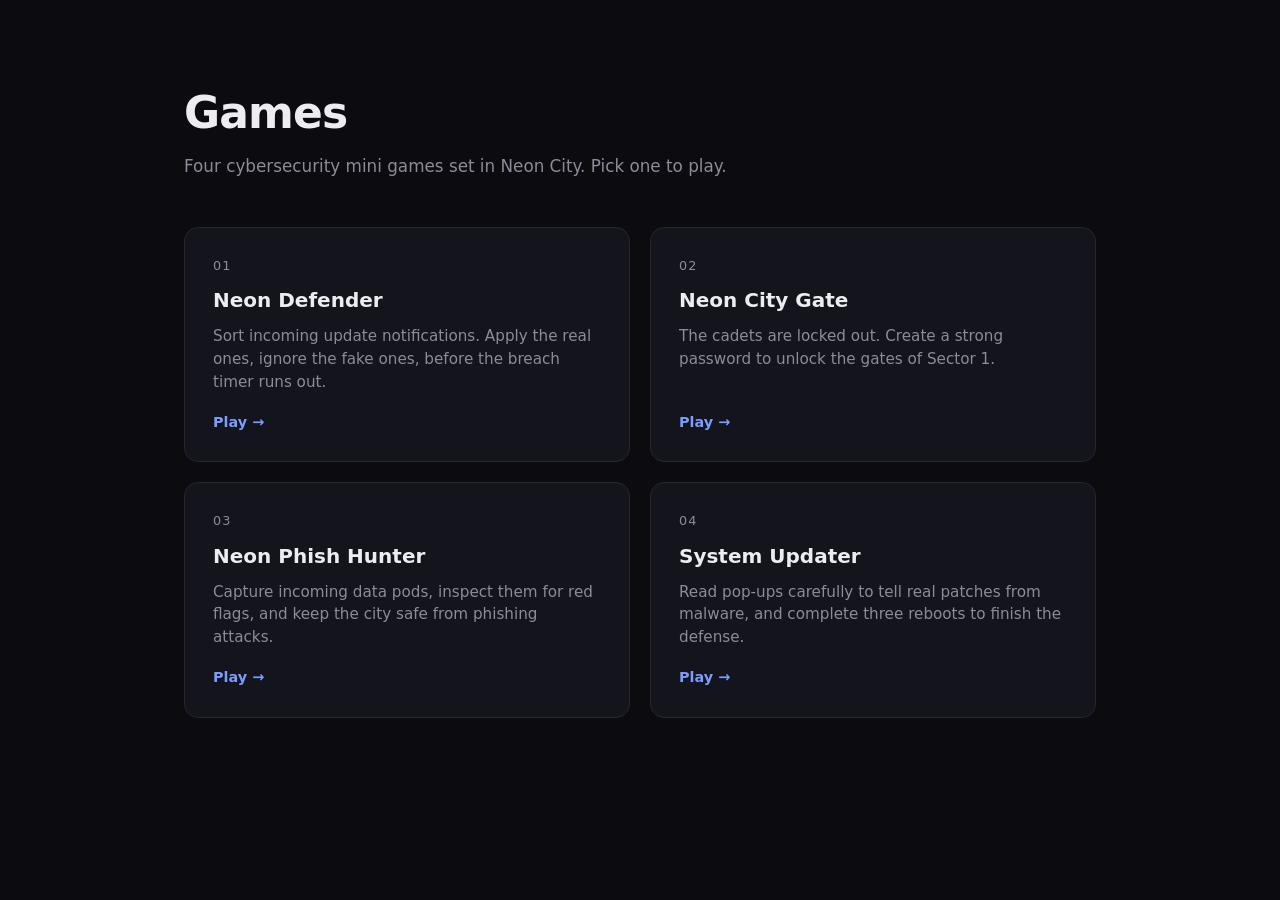
<file: index.html>
<!DOCTYPE html>
<html lang="en">
<head>
    <meta charset="UTF-8">
    <meta name="viewport" content="width=device-width, initial-scale=1.0">
    <title>Neon City Hub</title>
    <link rel="stylesheet" href="home.css">
</head>
<body>
    <div class="home-wrap">
        <header class="home-header">
            <h1>Games</h1>
            <p>Four cybersecurity mini games set in Neon City. Pick one to play.</p>
        </header>

        <main class="game-grid">
            <a class="game-card" href="neon-defender.html">
                <span class="num">01</span>
                <h2>Neon Defender</h2>
                <p>Sort incoming update notifications. Apply the real ones, ignore the fake ones, before the breach timer runs out.</p>
                <span class="play">Play &rarr;</span>
            </a>

            <a class="game-card" href="EIshaan%27s_Game.html">
                <span class="num">02</span>
                <h2>Neon City Gate</h2>
                <p>The cadets are locked out. Create a strong password to unlock the gates of Sector 1.</p>
                <span class="play">Play &rarr;</span>
            </a>

            <a class="game-card" href="Connor_game.html">
                <span class="num">03</span>
                <h2>Neon Phish Hunter</h2>
                <p>Capture incoming data pods, inspect them for red flags, and keep the city safe from phishing attacks.</p>
                <span class="play">Play &rarr;</span>
            </a>

            <a class="game-card" href="willsgame.html">
                <span class="num">04</span>
                <h2>System Updater</h2>
                <p>Read pop-ups carefully to tell real patches from malware, and complete three reboots to finish the defense.</p>
                <span class="play">Play &rarr;</span>
            </a>
        </main>
    </div>
</body>
</html>
</file>
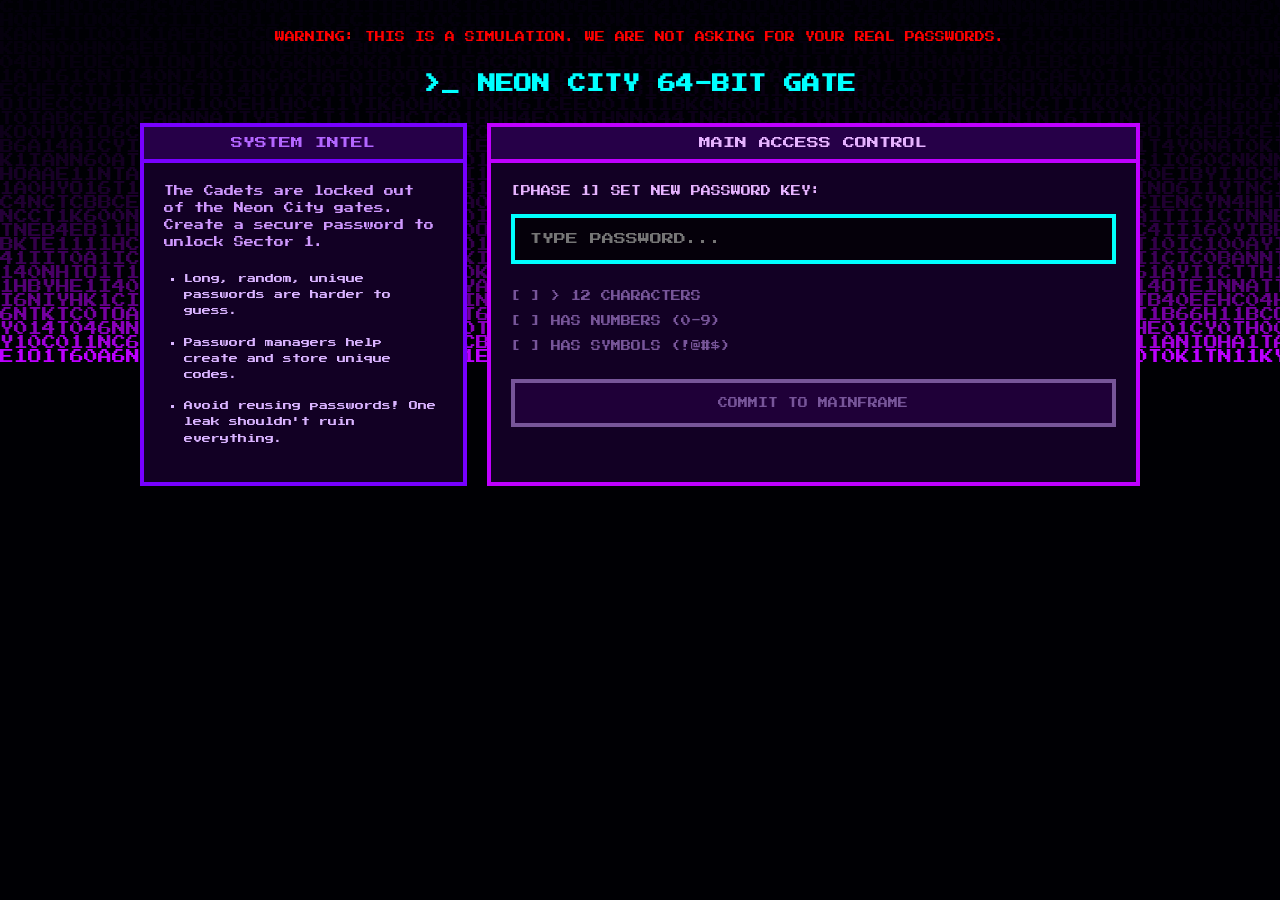
<file: EIshaan's_Game.html>
<!DOCTYPE html>
<html lang="en">
<head>
<meta charset="UTF-8">
<meta name="viewport" content="width=device-width, initial-scale=1.0">
<title>Neon City Gates - Password Terminal</title>
<!-- Eishaan - CAM 2026 Project Mini Game 1 -->
<!-- Google Font for authentic 64-bit retro arcade text -->
<link href="https://fonts.googleapis.com/css2?family=Press+Start+2P&display=swap" rel="stylesheet">
<style>
/* Eishaan: Pixelated 64-bit arcade theme with CSS Grid dashboard! */
body {
    background-color: #05000a; /* Darkest purple base */
    color: #e6ccff;
    font-family: 'Press Start 2P', monospace; /* 64-bit pixel font */
    margin: 0; 
    padding: 0;
    min-height: 100vh;
    image-rendering: pixelated; /* Crispy pixel rendering */
}

/* Background Canvas - Absolute positioned as requested */
#matrixCanvas {
    position: absolute;
    top: 0;
    left: 0;
    width: 100%;
    height: 100%;
    z-index: 0; 
}

/* Wrapper to keep UI above the canvas so buttons are clickable! */
.content-wrapper {
    position: relative;
    z-index: 10;
    padding: 20px;
    box-sizing: border-box;
    width: 100%;
    min-height: 100vh;
}

/* DISCLAIMER: solid bright red, no border, transparent background */
#disclaimer {
    color: #ff0000;
    background-color: transparent;
    border: none;
    font-size: 10px;
    text-align: center;
    padding: 10px;
    margin-bottom: 20px;
    line-height: 1.5;
}

h1 {
    text-align: center;
    font-size: 18px;
    color: #00ffff;
    margin-top: 0;
    margin-bottom: 30px;
    text-transform: uppercase;
}

/* DASHBOARD LAYOUT - Responsive Grid */
.dashboard {
    display: grid;
    grid-template-columns: 1fr 2fr;
    gap: 20px;
    max-width: 1000px;
    margin: 0 auto;
}

/* Stack panels on smaller screens to prevent layout breaking */
@media (max-width: 800px) {
    .dashboard {
        grid-template-columns: 1fr;
    }
}

/* Blocky pixelated panel frames */
.panel {
    background-color: #120024;
    padding: 20px;
    box-sizing: border-box;
}

/* Left side intel panel */
.panel-side {
    border: 4px solid #7700ff;
}

/* Main access control panel - Solid vibrant purple outline per request */
.panel-main {
    border: 4px solid #bf00ff;
}

.panel-header {
    background-color: #260048;
    padding: 10px;
    margin: -20px -20px 20px -20px;
    font-size: 12px;
    text-align: center;
}

.panel-side .panel-header {
    border-bottom: 4px solid #7700ff;
    color: #b366ff;
}

.panel-main .panel-header {
    border-bottom: 4px solid #bf00ff;
    color: #e6b3ff;
}

ul {
    list-style-type: square;
    padding-left: 20px;
    margin: 0;
}

li {
    margin-bottom: 15px;
    line-height: 1.8;
    font-size: 9px;
    color: #d9b3ff;
}

input[type="text"], input[type="password"] {
    background-color: #05000a;
    color: #00ffff;
    border: 4px solid #00ffff;
    padding: 15px;
    font-size: 12px;
    width: 100%;
    box-sizing: border-box;
    margin-bottom: 15px;
    font-family: 'Press Start 2P', monospace;
    outline: none;
}

.req {
    color: #775599;
    margin: 10px 0;
    font-size: 10px;
    line-height: 1.5;
}

button {
    background-color: #1f0038;
    color: #775599;
    padding: 15px;
    font-size: 10px;
    border: 4px solid #775599;
    margin-top: 15px;
    width: 100%;
    font-family: 'Press Start 2P', monospace;
    cursor: default;
}

/* Enabled button state */
button.enabled {
    background-color: #bf00ff;
    color: #ffffff;
    border-color: #bf00ff;
    cursor: pointer;
}

/* 64-bit Arcade style success popup */
#successModal {
    display: none;
    position: fixed;
    top: 50%;
    left: 50%;
    transform: translate(-50%, -50%);
    background: #120024;
    border: 4px solid #00ffff;
    padding: 30px;
    z-index: 100;
    text-align: center;
    width: 80%;
    max-width: 450px;
}

/* Hide step 2 initially */
#step2 {
    display: none;
}

#errorMsg {
    color: #ff0000;
    font-size: 10px;
    line-height: 1.6;
    display: none;
    margin-top: 10px;
    border: 2px solid #ff0000;
    padding: 10px;
    text-align: center;
    background-color: #240000;
}
</style>
</head>
<body>

<!-- Eishaan: Matrix background canvas -->
<canvas id="matrixCanvas"></canvas> 

<div class="content-wrapper">
    <div id="disclaimer">
        WARNING: THIS IS A SIMULATION. WE ARE NOT ASKING FOR YOUR REAL PASSWORDS.
    </div>

    <h1>>_ NEON CITY 64-BIT GATE</h1>

    <div class="dashboard">
        <!-- SIDE PANEL: MISSION BRIEFING -->
        <div class="panel panel-side">
            <div class="panel-header">SYSTEM INTEL</div>
            <p style="font-size: 10px; line-height: 1.7; color: #d099ff; margin-bottom: 20px;">
                The Cadets are locked out of the Neon City gates. Create a secure password to unlock Sector 1.
            </p>
            <ul>
                <li>Long, random, unique passwords are harder to guess.</li>
                <li>Password managers help create and store unique codes.</li>
                <li>Avoid reusing passwords! One leak shouldn't ruin everything.</li>
            </ul>
        </div>

        <!-- MAIN PANEL: RETRO TERMINAL -->
        <div class="panel panel-main">
            <div class="panel-header">MAIN ACCESS CONTROL</div>
            
            <!-- PHASE 1: CREATE PASSWORD -->
            <div id="step1">
                <p style="font-size: 10px; line-height: 1.6; color: #e6b3ff; margin-top: 0; margin-bottom: 15px;">
                    [PHASE 1] SET NEW PASSWORD KEY:
                </p>
                
                <input type="text" id="creationInput" placeholder="TYPE PASSWORD...">
                
                <div id="checklist">
                    <div class="req" id="req1">[ ] > 12 CHARACTERS</div>
                    <div class="req" id="req2">[ ] HAS NUMBERS (0-9)</div>
                    <div class="req" id="req3">[ ] HAS SYMBOLS (!@#$)</div>
                </div>

                <button id="saveBtn" disabled>COMMIT TO MAINFRAME</button>
            </div>
            
            <!-- PHASE 2: LOGIN WITH NEW PASSWORD -->
            <div id="step2">
                <p style="font-size: 10px; line-height: 1.6; color: #00ffff; margin-top: 0; margin-bottom: 15px;">
                    [PHASE 2] VERIFY SECURITY KEY:
                </p>
                <p style="font-size: 8px; color: #a3a3a3; margin-bottom: 15px;">
                    Re-enter the exact password you just created to breach the gate.
                </p>
                
                <input type="password" id="loginInput" placeholder="VERIFY PASSWORD...">
                <div id="errorMsg">ACCESS DENIED: KEY MISMATCH</div>
                
                <button id="unlockBtn" class="enabled">UNLOCK NEON CITY</button>
            </div>
        </div>
    </div>
</div>

<!-- Custom fake alert modal -->
<div id="successModal">
    <h2 style="color: #00ffff; font-size: 14px; margin-top: 0;">>_ ACCESS GRANTED</h2>
    <p style="font-size: 10px; line-height: 1.8; color: #e6ccff; margin-bottom: 25px;">
        SYSTEM RESTORED! WELCOME TO NEON CITY CADET.
    </p>
    <button onclick="document.getElementById('successModal').style.display='none'" class="enabled">ENTER SECTOR 2</button>
</div>

<script>
    // Eishaan's debug logs
    console.log("64-bit Terminal Booting Up...");

    // DOM Elements
    const creationInput = document.getElementById("creationInput");
    const saveBtn = document.getElementById("saveBtn");
    
    const step1Div = document.getElementById("step1");
    const step2Div = document.getElementById("step2");
    
    const loginInput = document.getElementById("loginInput");
    const unlockBtn = document.getElementById("unlockBtn");
    const errorMsg = document.getElementById("errorMsg");
    
    let savedPassword = ""; 

    // --- PURPLE MATRIX CANVAS BACKGROUND ---
    const canvas = document.getElementById('matrixCanvas');
    const ctx = canvas.getContext('2d');
    
    function resizeCanvas() {
        // Ensuring it covers the whole document
        canvas.width = document.documentElement.scrollWidth;
        canvas.height = document.documentElement.scrollHeight;
    }
    window.addEventListener('resize', resizeCanvas);
    resizeCanvas(); // Set initial size

    const letters = "010101NEONCITYHACK64BIT";
    const matrix = letters.split("");
    const font_size = 14;
    const columns = Math.floor(window.innerWidth / font_size) + 1; // Base columns off viewport width
    const drops = [];
    for(let x = 0; x < columns; x++) {
        drops[x] = 1; 
    }

    function drawMatrix() {
        // Semi-transparent dark background for the trail effect
        ctx.fillStyle = "rgba(5, 0, 10, 0.15)"; 
        ctx.fillRect(0, 0, canvas.width, canvas.height);
        
        // Solid vibrant purple text - NO GLOW
        ctx.fillStyle = "#bd00ff"; 
        ctx.font = font_size + "px 'Press Start 2P'";
        
        for(let i = 0; i < drops.length; i++) {
            const text = matrix[Math.floor(Math.random() * matrix.length)];
            ctx.fillText(text, i * font_size, drops[i] * font_size);
            
            // Randomly reset drops to top
            if(drops[i] * font_size > canvas.height && Math.random() > 0.975) {
                drops[i] = 0;
            }
            drops[i]++;
        }
    }
    
    // Start animation loop
    setInterval(drawMatrix, 60);

    // --- PHASE 1: PASSWORD VALIDATION LOGIC ---
    creationInput.addEventListener('keyup', function() {
        let val = creationInput.value;

        // Validation rules
        let isLongEnough = val.length > 12;
        let hasNumber = /[0-9]/.test(val);
        let hasSymbol = /[!@#$%^&*()_+\-=\[\]{};':"\\|,.<>\/?]+/.test(val);

        // Update Checklist UI
        document.getElementById("req1").style.color = isLongEnough ? "#bf00ff" : "#775599";
        document.getElementById("req1").innerText = isLongEnough ? "[X] > 12 CHARACTERS" : "[ ] > 12 CHARACTERS";

        document.getElementById("req2").style.color = hasNumber ? "#bf00ff" : "#775599";
        document.getElementById("req2").innerText = hasNumber ? "[X] HAS NUMBERS (0-9)" : "[ ] HAS NUMBERS (0-9)";

        document.getElementById("req3").style.color = hasSymbol ? "#bf00ff" : "#775599";
        document.getElementById("req3").innerText = hasSymbol ? "[X] HAS SYMBOLS (!@#$)" : "[ ] HAS SYMBOLS (!@#$)";

        // Enable save button if all criteria met
        if(isLongEnough && hasNumber && hasSymbol) {
            saveBtn.disabled = false;
            saveBtn.classList.add("enabled");
        } else {
            saveBtn.disabled = true;
            saveBtn.classList.remove("enabled");
        }
    });

    // --- PHASE TRANSITION: SAVE TO LOGIN ---
    saveBtn.addEventListener('click', function() {
        if(!saveBtn.disabled) {
            console.log("Password saved to local memory array...");
            savedPassword = creationInput.value;
            step1Div.style.display = "none";
            step2Div.style.display = "block";
        }
    });
    
    // --- PHASE 2: VERIFICATION ---
    unlockBtn.addEventListener('click', function() {
        if(loginInput.value === savedPassword) {
            console.log("Authentication successful. Granting access...");
            errorMsg.style.display = "none";
            document.getElementById("successModal").style.display = "block";
        } else {
            console.warn("Authentication failed. Mismatch detected.");
            errorMsg.style.display = "block";
            loginInput.value = ""; // Clear input for retry
        }
    });

</script>

</body>
</html>
</file>
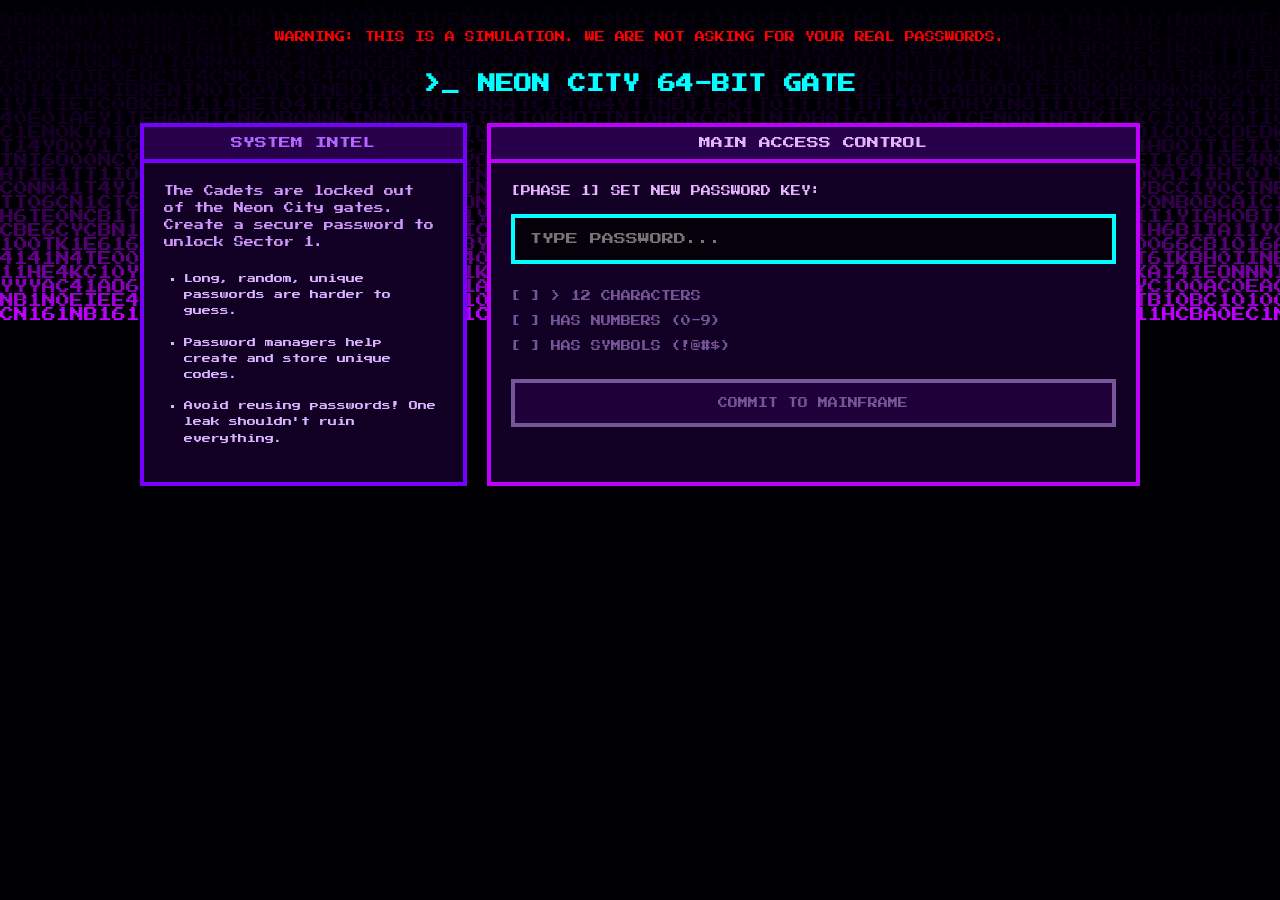
<file: EIshaan's_Game.html.html>
<!DOCTYPE html>
<html lang="en">
<head>
<meta charset="UTF-8">
<meta name="viewport" content="width=device-width, initial-scale=1.0">
<title>Neon City Gates - Password Terminal</title>
<!-- Eishaan - CAM 2026 Project Mini Game 1 -->
<!-- Google Font for authentic 64-bit retro arcade text -->
<link href="https://fonts.googleapis.com/css2?family=Press+Start+2P&display=swap" rel="stylesheet">
<style>
/* Eishaan: Pixelated 64-bit arcade theme with CSS Grid dashboard! */
body {
    background-color: #05000a; /* Darkest purple base */
    color: #e6ccff;
    font-family: 'Press Start 2P', monospace; /* 64-bit pixel font */
    margin: 0; 
    padding: 0;
    min-height: 100vh;
    image-rendering: pixelated; /* Crispy pixel rendering */
}

/* Background Canvas - Absolute positioned as requested */
#matrixCanvas {
    position: absolute;
    top: 0;
    left: 0;
    width: 100%;
    height: 100%;
    z-index: 0; 
}

/* Wrapper to keep UI above the canvas so buttons are clickable! */
.content-wrapper {
    position: relative;
    z-index: 10;
    padding: 20px;
    box-sizing: border-box;
    width: 100%;
    min-height: 100vh;
}

/* DISCLAIMER: solid bright red, no border, transparent background */
#disclaimer {
    color: #ff0000;
    background-color: transparent;
    border: none;
    font-size: 10px;
    text-align: center;
    padding: 10px;
    margin-bottom: 20px;
    line-height: 1.5;
}

h1 {
    text-align: center;
    font-size: 18px;
    color: #00ffff;
    margin-top: 0;
    margin-bottom: 30px;
    text-transform: uppercase;
}

/* DASHBOARD LAYOUT - Responsive Grid */
.dashboard {
    display: grid;
    grid-template-columns: 1fr 2fr;
    gap: 20px;
    max-width: 1000px;
    margin: 0 auto;
}

/* Stack panels on smaller screens to prevent layout breaking */
@media (max-width: 800px) {
    .dashboard {
        grid-template-columns: 1fr;
    }
}

/* Blocky pixelated panel frames */
.panel {
    background-color: #120024;
    padding: 20px;
    box-sizing: border-box;
}

/* Left side intel panel */
.panel-side {
    border: 4px solid #7700ff;
}

/* Main access control panel - Solid vibrant purple outline per request */
.panel-main {
    border: 4px solid #bf00ff;
}

.panel-header {
    background-color: #260048;
    padding: 10px;
    margin: -20px -20px 20px -20px;
    font-size: 12px;
    text-align: center;
}

.panel-side .panel-header {
    border-bottom: 4px solid #7700ff;
    color: #b366ff;
}

.panel-main .panel-header {
    border-bottom: 4px solid #bf00ff;
    color: #e6b3ff;
}

ul {
    list-style-type: square;
    padding-left: 20px;
    margin: 0;
}

li {
    margin-bottom: 15px;
    line-height: 1.8;
    font-size: 9px;
    color: #d9b3ff;
}

input[type="text"], input[type="password"] {
    background-color: #05000a;
    color: #00ffff;
    border: 4px solid #00ffff;
    padding: 15px;
    font-size: 12px;
    width: 100%;
    box-sizing: border-box;
    margin-bottom: 15px;
    font-family: 'Press Start 2P', monospace;
    outline: none;
}

.req {
    color: #775599;
    margin: 10px 0;
    font-size: 10px;
    line-height: 1.5;
}

button {
    background-color: #1f0038;
    color: #775599;
    padding: 15px;
    font-size: 10px;
    border: 4px solid #775599;
    margin-top: 15px;
    width: 100%;
    font-family: 'Press Start 2P', monospace;
    cursor: default;
}

/* Enabled button state */
button.enabled {
    background-color: #bf00ff;
    color: #ffffff;
    border-color: #bf00ff;
    cursor: pointer;
}

/* 64-bit Arcade style success popup */
#successModal {
    display: none;
    position: fixed;
    top: 50%;
    left: 50%;
    transform: translate(-50%, -50%);
    background: #120024;
    border: 4px solid #00ffff;
    padding: 30px;
    z-index: 100;
    text-align: center;
    width: 80%;
    max-width: 450px;
}

/* Hide step 2 initially */
#step2 {
    display: none;
}

#errorMsg {
    color: #ff0000;
    font-size: 10px;
    line-height: 1.6;
    display: none;
    margin-top: 10px;
    border: 2px solid #ff0000;
    padding: 10px;
    text-align: center;
    background-color: #240000;
}
</style>
</head>
<body>

<!-- Eishaan: Matrix background canvas -->
<canvas id="matrixCanvas"></canvas> 

<div class="content-wrapper">
    <div id="disclaimer">
        WARNING: THIS IS A SIMULATION. WE ARE NOT ASKING FOR YOUR REAL PASSWORDS.
    </div>

    <h1>>_ NEON CITY 64-BIT GATE</h1>

    <div class="dashboard">
        <!-- SIDE PANEL: MISSION BRIEFING -->
        <div class="panel panel-side">
            <div class="panel-header">SYSTEM INTEL</div>
            <p style="font-size: 10px; line-height: 1.7; color: #d099ff; margin-bottom: 20px;">
                The Cadets are locked out of the Neon City gates. Create a secure password to unlock Sector 1.
            </p>
            <ul>
                <li>Long, random, unique passwords are harder to guess.</li>
                <li>Password managers help create and store unique codes.</li>
                <li>Avoid reusing passwords! One leak shouldn't ruin everything.</li>
            </ul>
        </div>

        <!-- MAIN PANEL: RETRO TERMINAL -->
        <div class="panel panel-main">
            <div class="panel-header">MAIN ACCESS CONTROL</div>
            
            <!-- PHASE 1: CREATE PASSWORD -->
            <div id="step1">
                <p style="font-size: 10px; line-height: 1.6; color: #e6b3ff; margin-top: 0; margin-bottom: 15px;">
                    [PHASE 1] SET NEW PASSWORD KEY:
                </p>
                
                <input type="text" id="creationInput" placeholder="TYPE PASSWORD...">
                
                <div id="checklist">
                    <div class="req" id="req1">[ ] > 12 CHARACTERS</div>
                    <div class="req" id="req2">[ ] HAS NUMBERS (0-9)</div>
                    <div class="req" id="req3">[ ] HAS SYMBOLS (!@#$)</div>
                </div>

                <button id="saveBtn" disabled>COMMIT TO MAINFRAME</button>
            </div>
            
            <!-- PHASE 2: LOGIN WITH NEW PASSWORD -->
            <div id="step2">
                <p style="font-size: 10px; line-height: 1.6; color: #00ffff; margin-top: 0; margin-bottom: 15px;">
                    [PHASE 2] VERIFY SECURITY KEY:
                </p>
                <p style="font-size: 8px; color: #a3a3a3; margin-bottom: 15px;">
                    Re-enter the exact password you just created to breach the gate.
                </p>
                
                <input type="password" id="loginInput" placeholder="VERIFY PASSWORD...">
                <div id="errorMsg">ACCESS DENIED: KEY MISMATCH</div>
                
                <button id="unlockBtn" class="enabled">UNLOCK NEON CITY</button>
            </div>
        </div>
    </div>
</div>

<!-- Custom fake alert modal -->
<div id="successModal">
    <h2 style="color: #00ffff; font-size: 14px; margin-top: 0;">>_ ACCESS GRANTED</h2>
    <p style="font-size: 10px; line-height: 1.8; color: #e6ccff; margin-bottom: 25px;">
        SYSTEM RESTORED! WELCOME TO NEON CITY CADET.
    </p>
    <button onclick="document.getElementById('successModal').style.display='none'" class="enabled">ENTER SECTOR 2</button>
</div>

<script>
    // Eishaan's debug logs
    console.log("64-bit Terminal Booting Up...");

    // DOM Elements
    const creationInput = document.getElementById("creationInput");
    const saveBtn = document.getElementById("saveBtn");
    
    const step1Div = document.getElementById("step1");
    const step2Div = document.getElementById("step2");
    
    const loginInput = document.getElementById("loginInput");
    const unlockBtn = document.getElementById("unlockBtn");
    const errorMsg = document.getElementById("errorMsg");
    
    let savedPassword = ""; 

    // --- PURPLE MATRIX CANVAS BACKGROUND ---
    const canvas = document.getElementById('matrixCanvas');
    const ctx = canvas.getContext('2d');
    
    function resizeCanvas() {
        // Ensuring it covers the whole document
        canvas.width = document.documentElement.scrollWidth;
        canvas.height = document.documentElement.scrollHeight;
    }
    window.addEventListener('resize', resizeCanvas);
    resizeCanvas(); // Set initial size

    const letters = "010101NEONCITYHACK64BIT";
    const matrix = letters.split("");
    const font_size = 14;
    const columns = Math.floor(window.innerWidth / font_size) + 1; // Base columns off viewport width
    const drops = [];
    for(let x = 0; x < columns; x++) {
        drops[x] = 1; 
    }

    function drawMatrix() {
        // Semi-transparent dark background for the trail effect
        ctx.fillStyle = "rgba(5, 0, 10, 0.15)"; 
        ctx.fillRect(0, 0, canvas.width, canvas.height);
        
        // Solid vibrant purple text - NO GLOW
        ctx.fillStyle = "#bd00ff"; 
        ctx.font = font_size + "px 'Press Start 2P'";
        
        for(let i = 0; i < drops.length; i++) {
            const text = matrix[Math.floor(Math.random() * matrix.length)];
            ctx.fillText(text, i * font_size, drops[i] * font_size);
            
            // Randomly reset drops to top
            if(drops[i] * font_size > canvas.height && Math.random() > 0.975) {
                drops[i] = 0;
            }
            drops[i]++;
        }
    }
    
    // Start animation loop
    setInterval(drawMatrix, 60);

    // --- PHASE 1: PASSWORD VALIDATION LOGIC ---
    creationInput.addEventListener('keyup', function() {
        let val = creationInput.value;

        // Validation rules
        let isLongEnough = val.length > 12;
        let hasNumber = /[0-9]/.test(val);
        let hasSymbol = /[!@#$%^&*()_+\-=\[\]{};':"\\|,.<>\/?]+/.test(val);

        // Update Checklist UI
        document.getElementById("req1").style.color = isLongEnough ? "#bf00ff" : "#775599";
        document.getElementById("req1").innerText = isLongEnough ? "[X] > 12 CHARACTERS" : "[ ] > 12 CHARACTERS";

        document.getElementById("req2").style.color = hasNumber ? "#bf00ff" : "#775599";
        document.getElementById("req2").innerText = hasNumber ? "[X] HAS NUMBERS (0-9)" : "[ ] HAS NUMBERS (0-9)";

        document.getElementById("req3").style.color = hasSymbol ? "#bf00ff" : "#775599";
        document.getElementById("req3").innerText = hasSymbol ? "[X] HAS SYMBOLS (!@#$)" : "[ ] HAS SYMBOLS (!@#$)";

        // Enable save button if all criteria met
        if(isLongEnough && hasNumber && hasSymbol) {
            saveBtn.disabled = false;
            saveBtn.classList.add("enabled");
        } else {
            saveBtn.disabled = true;
            saveBtn.classList.remove("enabled");
        }
    });

    // --- PHASE TRANSITION: SAVE TO LOGIN ---
    saveBtn.addEventListener('click', function() {
        if(!saveBtn.disabled) {
            console.log("Password saved to local memory array...");
            savedPassword = creationInput.value;
            step1Div.style.display = "none";
            step2Div.style.display = "block";
        }
    });
    
    // --- PHASE 2: VERIFICATION ---
    unlockBtn.addEventListener('click', function() {
        if(loginInput.value === savedPassword) {
            console.log("Authentication successful. Granting access...");
            errorMsg.style.display = "none";
            document.getElementById("successModal").style.display = "block";
        } else {
            console.warn("Authentication failed. Mismatch detected.");
            errorMsg.style.display = "block";
            loginInput.value = ""; // Clear input for retry
        }
    });

</script>

</body>
</html>
</file>
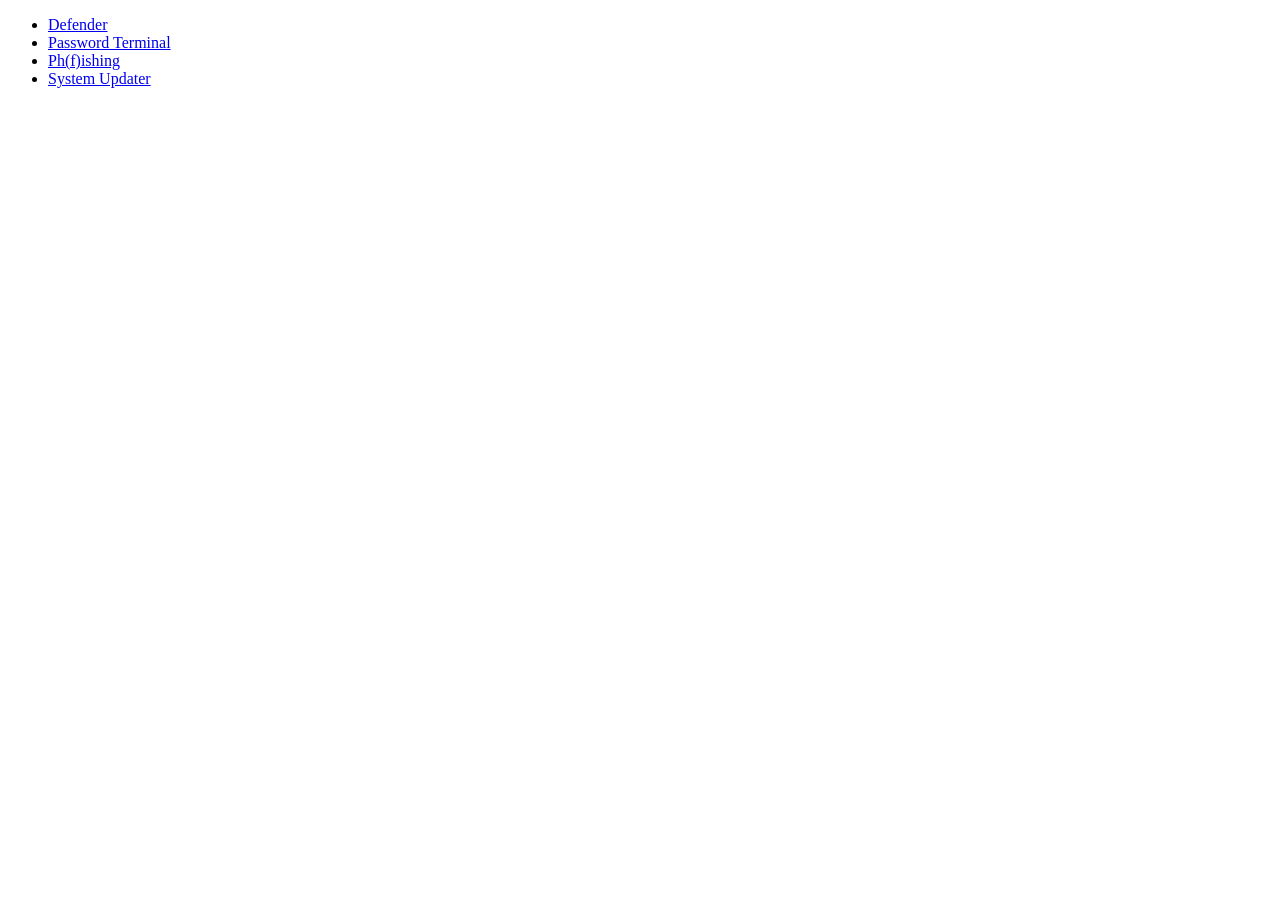
<file: homepage.html>
<!DOCTYPE html>
<html>
<head>
    <meta charset='utf-8'>
    <meta http-equiv='X-UA-Compatible' content='IE=edge'>
    <title>Neon City</title>
    <meta name='viewport' content='width=device-width, initial-scale=1'>
    <ul>
        <li><a href="index.html">Defender</a></li>
        <li><a href="EIshaan's_Game.html">Password Terminal</a></li>
        <li><a href="Connor_game.html">Ph(f)ishing</a></li>
        <li><a href="willsgame.html">System Updater</a></li>
      </ul> 
</head>
<body>
    
</body>
</html>
</file>
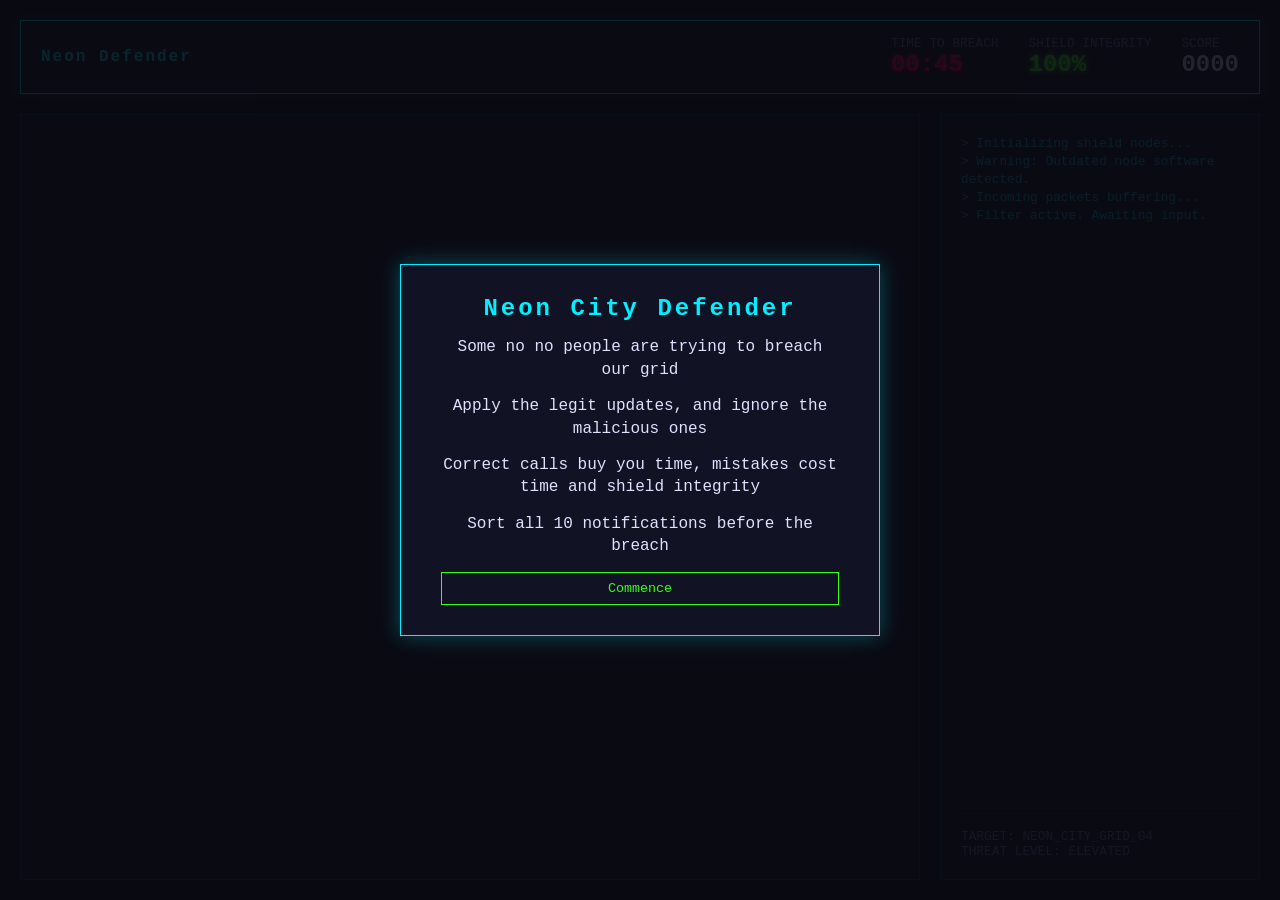
<file: neon-defender.html>
<!DOCTYPE html>
<html lang="en">
<head>
    <meta charset="UTF-8">
    <meta name="viewport" content="width=device-width, initial-scale=1.0">
    <title>Neon City Defender</title>
    <link rel="stylesheet" href="style.css">
</head>
<body>

    <!-- hud -->
    <header>
        <div class="hud-title">Neon Defender</div>
        <div class="hud-status">
            <div class="status-item">
                <span>TIME TO BREACH</span>
                <div class="timer-alert">00:45</div>
            </div>
            <div class="status-item">
                <span>SHIELD INTEGRITY</span>
                <div class="shield-good">80%</div>
            </div>
            <div class="status-item">
                <span>SCORE</span>
                <div>0240</div>
            </div>
        </div>
    </header>

    <!-- main game window -->
    <main>
        <!-- incoming notifs -->
        <section class="feed-container">
            
            <!-- update -->
            <div class="card real-update">
                <div class="card-info">
                    <h3>Kernel Patch v4.1.2</h3>
                    <p>Source: Trusted Core Dev | Size: 45MB</p>
                </div>
                <div class="card-actions">
                    <button class="btn-patch">APPLY PATCH</button>
                    <button class="btn-dismiss">IGNORE</button>
                </div>
            </div>

            <!-- fake popup -->
            <div class="card fake-ad">
                <div class="card-info">
                    <h3>CRITICAL WARNING: RAM IS FULL!</h3>
                    <p>Click to download more memory instantly.</p>
                </div>
                <div class="card-actions">
                    <button class="btn-patch">APPLY PATCH</button>
                    <button class="btn-dismiss">IGNORE</button>
                </div>
            </div>

            <!-- unchecked card -->
            <div class="card">
                <div class="card-info">
                    <h3>System Hotfix #099</h3>
                    <p>Source: Unknown Server | Protocol: Insecure</p>
                </div>
                <div class="card-actions">
                    <button class="btn-patch">APPLY PATCH</button>
                    <button class="btn-dismiss">IGNORE</button>
                </div>
            </div>

        </section>

        <!-- sidebar -->
        <aside class="sidebar">
            <div class="terminal-log">
                <p>> Initializing shield nodes...</p>
                <p>> Warning: Outdated node software detected.</p>
                <p>> Incoming packets buffering...</p>
                <p>> Filter active. Awaiting input.</p>
            </div>
            <div class="system-specs">
                <p>TARGET: NEON_CITY_GRID_04</p>
                <p>THREAT LEVEL: CRITICAL</p>
            </div>
        </aside>
    </main>

    <script src="main.js"></script>
</body>
</html>
</file>
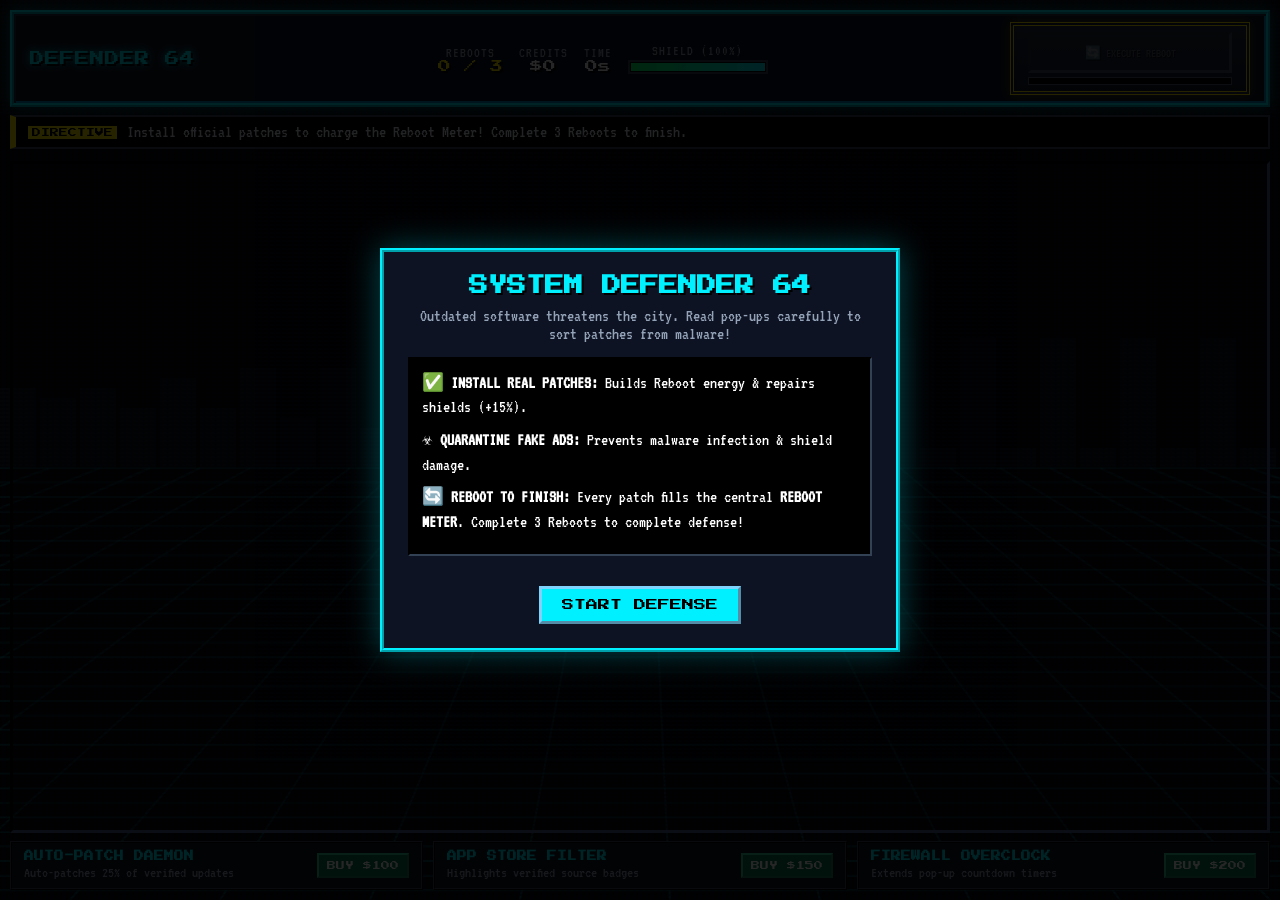
<file: updategame.html>
<!DOCTYPE html>
<html lang="en">
<head>
    <meta charset="UTF-8">
    <meta name="viewport" content="width=device-width, initial-scale=1.0">
    <title>Neon City: System Defender 64</title>
    <!-- 64-Bit Retro Fonts -->
    <link rel="preconnect" href="https://fonts.googleapis.com">
    <link rel="preconnect" href="https://fonts.gstatic.com" crossorigin>
    <link href="https://fonts.googleapis.com/css2?family=Press+Start+2P&family=VT323&display=swap" rel="stylesheet">
    
    <style>
        :root {
            --bg-color: #050510;
            --retro-cyan: #00f0ff;
            --retro-magenta: #ff0055;
            --retro-green: #00ff66;
            --retro-yellow: #ffee00;
            --window-bg: #121826;
            --header-gradient: linear-gradient(90deg, #1e2942, #0f172a);
        }

        * {
            box-sizing: border-box;
            user-select: none;
            margin: 0;
            padding: 0;
            font-family: 'VT323', monospace;
            image-rendering: pixelated;
        }

        body {
            background-color: var(--bg-color);
            color: #ffffff;
            overflow: hidden;
            height: 100vh;
            width: 100vw;
            display: flex;
            flex-direction: column;
        }

        /* 64-Bit Canvas Background */
        #bgCanvas {
            position: absolute;
            top: 0;
            left: 0;
            width: 100%;
            height: 100%;
            z-index: 1;
        }

        /* CRT Raster Scanlines Filter */
        .crt-overlay {
            position: absolute;
            top: 0;
            left: 0;
            width: 100%;
            height: 100%;
            background: linear-gradient(rgba(18, 16, 16, 0) 50%, rgba(0, 0, 0, 0.35) 50%), linear-gradient(90deg, rgba(255, 0, 0, 0.05), rgba(0, 255, 0, 0.02), rgba(0, 0, 255, 0.05));
            background-size: 100% 4px, 6px 100%;
            z-index: 2;
            pointer-events: none;
        }

        /* App Container */
        #app {
            position: relative;
            z-index: 10;
            display: flex;
            flex-direction: column;
            height: 100%;
            width: 100%;
            max-width: 1300px;
            margin: 0 auto;
            padding: 10px;
        }

        /* Retro HUD Bar with Focal Reboot Zone */
        header {
            display: flex;
            justify-content: space-between;
            align-items: center;
            background: #0d1322;
            border: 4px ridge #00f0ff;
            box-shadow: inset 2px 2px 0px #1e293b, inset -2px -2px 0px #0284c7, 0 0 15px rgba(0, 240, 255, 0.4);
            padding: 8px 16px;
            gap: 15px;
        }

        .brand-title {
            font-family: 'Press Start 2P', cursive;
            font-size: 0.9rem;
            color: var(--retro-cyan);
            text-shadow: 2px 2px 0px #000, 0 0 8px var(--retro-cyan);
            letter-spacing: 1px;
        }

        .hud-stats {
            display: flex;
            gap: 16px;
            align-items: center;
        }

        .stat-box {
            display: flex;
            flex-direction: column;
            align-items: center;
        }

        .stat-label {
            font-size: 0.9rem;
            color: #94a3b8;
            letter-spacing: 1px;
        }

        .stat-value {
            font-family: 'Press Start 2P', cursive;
            font-size: 0.8rem;
            color: #fff;
            text-shadow: 2px 2px 0 #000;
        }

        /* Shield Bar */
        .shield-container {
            width: 140px;
        }

        .meter-bg {
            width: 100%;
            height: 14px;
            background: #000;
            border: 2px solid #334155;
            box-shadow: inset 1px 1px 0 #000;
            margin-top: 2px;
            padding: 1px;
        }

        .meter-fill {
            height: 100%;
            width: 100%;
            background: linear-gradient(90deg, #00ff66, #00f0ff);
            transition: width 0.2s steps(10);
        }

        /* FOCAL REBOOT CONTROL PANEL */
        .reboot-focus-panel {
            background: linear-gradient(180deg, #1e293b, #0f172a);
            border: 4px double var(--retro-yellow);
            padding: 6px 14px;
            display: flex;
            flex-direction: column;
            align-items: center;
            box-shadow: 0 0 10px rgba(255, 238, 0, 0.2);
            min-width: 240px;
        }

        .reboot-btn {
            width: 100%;
            font-family: 'Press Start 2P', cursive;
            font-size: 0.8rem;
            background: #334155;
            border: 3px outset #64748b;
            color: #888;
            padding: 10px 14px;
            cursor: pointer;
            display: flex;
            justify-content: center;
            align-items: center;
            gap: 8px;
            text-shadow: 1px 1px 0 #000;
            transition: all 0.2s ease;
        }

        .reboot-btn:disabled {
            opacity: 0.5;
            cursor: not-allowed;
            border-style: inset;
            background: #1e293b;
        }

        .reboot-btn.ready {
            background: linear-gradient(135deg, #dc2626, #ff0055);
            border-color: #ffee00;
            color: #ffee00;
            animation: reboot-pulse 0.5s infinite alternate;
            box-shadow: 0 0 20px #ff0055;
            cursor: pointer;
        }

        @keyframes reboot-pulse {
            from { transform: scale(1); box-shadow: 0 0 10px #ff0055; }
            to { transform: scale(1.05); box-shadow: 0 0 25px #ffee00; }
        }

        .reboot-gauge-bar {
            width: 100%;
            height: 8px;
            background: #000;
            border: 1px solid #475569;
            margin-top: 4px;
            overflow: hidden;
        }

        .reboot-gauge-fill {
            height: 100%;
            width: 0%;
            background: linear-gradient(90deg, #00f0ff, #ffee00);
            transition: width 0.3s ease;
        }

        /* Ticker Bar */
        .ticker-bar {
            background: #000;
            border: 2px solid #334155;
            border-left: 6px solid var(--retro-yellow);
            margin: 8px 0;
            padding: 6px 12px;
            font-size: 1.1rem;
            color: #e2e8f0;
            display: flex;
            align-items: center;
            gap: 10px;
        }

        .ticker-tag {
            font-family: 'Press Start 2P', cursive;
            background: var(--retro-yellow);
            color: #000;
            padding: 2px 4px;
            font-size: 0.55rem;
        }

        /* Desktop Workspace */
        #desktop-workspace {
            flex: 1;
            position: relative;
            margin-top: 4px;
            border: 3px inset #1e293b;
            background: rgba(5, 5, 16, 0.4);
            overflow: hidden;
        }

        /* Pop-up Window Styling (Uniform) */
        .popup-card {
            position: absolute;
            width: 310px;
            background: #0f172a;
            border: 3px outset #475569;
            box-shadow: 4px 4px 0px #000;
            z-index: 20;
            overflow: hidden;
            animation: popup-bounce 0.2s cubic-bezier(0.175, 0.885, 0.32, 1.275);
        }

        @keyframes popup-bounce {
            from { transform: scale(0.7); opacity: 0; }
            to { transform: scale(1); opacity: 1; }
        }

        .popup-header {
            padding: 6px 10px;
            background: linear-gradient(90deg, #1e293b, #0f172a);
            display: flex;
            justify-content: space-between;
            align-items: center;
            border-bottom: 2px solid #334155;
        }

        .popup-title {
            font-family: 'Press Start 2P', cursive;
            font-size: 0.6rem;
            color: #38bdf8;
            text-shadow: 1px 1px 0 #000;
        }

        .popup-body {
            padding: 12px;
        }

        .source-badge {
            display: inline-block;
            font-size: 0.95rem;
            padding: 2px 6px;
            margin-bottom: 8px;
            background: #1e293b;
            border: 1px solid #475569;
            color: #38bdf8;
        }

        .source-badge.verified {
            background: #064e3b;
            color: var(--retro-green);
            border-color: var(--retro-green);
        }

        .popup-desc {
            font-size: 1.15rem;
            line-height: 1.2;
            margin-bottom: 10px;
            color: #cbd5e1;
        }

        /* Timer Bar */
        .timer-bar-bg {
            width: 100%;
            height: 6px;
            background: #000;
        }

        .timer-bar-fill {
            height: 100%;
            width: 100%;
            background: var(--retro-cyan);
        }

        /* Actions */
        .popup-actions {
            display: flex;
            gap: 8px;
        }

        .action-btn {
            flex: 1;
            font-family: 'Press Start 2P', cursive;
            font-size: 0.55rem;
            padding: 8px 4px;
            border: 2px outset #94a3b8;
            cursor: pointer;
            text-shadow: 1px 1px 0 #000;
        }

        .btn-install {
            background: #15803d;
            color: #fff;
        }

        .btn-install:hover {
            background: #16a34a;
        }

        .btn-quarantine {
            background: #b91c1c;
            color: #fff;
        }

        .btn-quarantine:hover {
            background: #dc2626;
        }

        /* Bottom Panel */
        .bottom-panel {
            margin-top: 8px;
            display: flex;
            gap: 10px;
        }

        .upgrade-card {
            flex: 1;
            background: #0d1322;
            border: 2px ridge #334155;
            padding: 8px 12px;
            display: flex;
            justify-content: space-between;
            align-items: center;
        }

        .upgrade-info h4 {
            font-family: 'Press Start 2P', cursive;
            font-size: 0.6rem;
            color: var(--retro-cyan);
            margin-bottom: 4px;
        }

        .upgrade-info p {
            font-size: 0.95rem;
            color: #94a3b8;
        }

        .buy-btn {
            font-family: 'Press Start 2P', cursive;
            font-size: 0.55rem;
            background: #047857;
            border: 2px outset #34d399;
            color: white;
            padding: 6px 8px;
            cursor: pointer;
        }

        .buy-btn:disabled {
            background: #1e293b;
            border-color: #475569;
            color: #64748b;
            cursor: not-allowed;
        }

        /* Pure Black End Screen */
        .black-screen {
            position: fixed;
            top: 0;
            left: 0;
            width: 100vw;
            height: 100vh;
            background: #000000;
            z-index: 500;
            cursor: pointer;
        }

        /* Retro Modals */
        .modal {
            position: fixed;
            top: 0;
            left: 0;
            width: 100vw;
            height: 100vh;
            background: rgba(0, 0, 0, 0.85);
            z-index: 200;
            display: flex;
            justify-content: center;
            align-items: center;
        }

        .modal-content {
            background: #0d1322;
            border: 4px ridge var(--retro-cyan);
            box-shadow: 0 0 30px rgba(0, 240, 255, 0.3);
            padding: 24px;
            max-width: 520px;
            width: 90%;
            text-align: center;
        }

        .modal-title {
            font-family: 'Press Start 2P', cursive;
            font-size: 1.2rem;
            color: var(--retro-cyan);
            margin-bottom: 12px;
            text-shadow: 2px 2px 0 #000;
        }

        .modal-btn {
            font-family: 'Press Start 2P', cursive;
            font-size: 0.75rem;
            background: var(--retro-cyan);
            border: 3px outset #7dd3fc;
            color: #000;
            padding: 10px 20px;
            cursor: pointer;
            margin-top: 16px;
        }

        .rule-list {
            text-align: left;
            margin: 14px 0;
            background: #000;
            border: 2px inset #334155;
            padding: 12px;
            font-size: 1.1rem;
            line-height: 1.4;
        }

        .rule-list li {
            margin-bottom: 8px;
            list-style-type: none;
        }

        .hidden {
            display: none !important;
        }
    </style>
</head>
<body>

    <canvas id="bgCanvas"></canvas>
    <div class="crt-overlay"></div>

    <div id="app">
        <!-- Header HUD -->
        <header>
            <div class="brand-title">DEFENDER 64</div>
            
            <div class="hud-stats">
                <div class="stat-box">
                    <span class="stat-label">REBOOTS</span>
                    <span class="stat-value" id="rebootsText" style="color:var(--retro-yellow);">0 / 3</span>
                </div>

                <div class="stat-box">
                    <span class="stat-label">CREDITS</span>
                    <span class="stat-value" id="creditsText">$0</span>
                </div>

                <div class="stat-box">
                    <span class="stat-label">TIME</span>
                    <span class="stat-value" id="timerText">0s</span>
                </div>

                <div class="stat-box shield-container">
                    <span class="stat-label">SHIELD (<span id="shieldHpText">100</span>%)</span>
                    <div class="meter-bg">
                        <div class="meter-fill" id="shieldBar"></div>
                    </div>
                </div>
            </div>

            <!-- FOCAL REBOOT PANEL -->
            <div class="reboot-focus-panel">
                <button class="reboot-btn" id="rebootBtn" onclick="triggerReboot()" disabled>
                    <span>🔄 EXECUTE REBOOT</span>
                </button>
                <div class="reboot-gauge-bar">
                    <div class="reboot-gauge-fill" id="rebootGaugeFill"></div>
                </div>
            </div>
        </header>

        <!-- Security Ticker -->
        <div class="ticker-bar">
            <span class="ticker-tag">DIRECTIVE</span>
            <span id="tickerText">Install official patches to charge the Reboot Meter! Complete 3 Reboots to finish.</span>
        </div>

        <!-- Desktop Workspace -->
        <div id="desktop-workspace"></div>

        <!-- Upgrades Panel -->
        <div class="bottom-panel">
            <div class="upgrade-card">
                <div class="upgrade-info">
                    <h4>AUTO-PATCH DAEMON</h4>
                    <p>Auto-patches 25% of verified updates</p>
                </div>
                <button class="buy-btn" id="buyAutoUpdate" onclick="buyUpgrade('autoUpdate', 100)">BUY $100</button>
            </div>

            <div class="upgrade-card">
                <div class="upgrade-info">
                    <h4>APP STORE FILTER</h4>
                    <p>Highlights verified source badges</p>
                </div>
                <button class="buy-btn" id="buyFilter" onclick="buyUpgrade('filter', 150)">BUY $150</button>
            </div>

            <div class="upgrade-card">
                <div class="upgrade-info">
                    <h4>FIREWALL OVERCLOCK</h4>
                    <p>Extends pop-up countdown timers</p>
                </div>
                <button class="buy-btn" id="buyTimer" onclick="buyUpgrade('timer', 200)">BUY $200</button>
            </div>
        </div>
    </div>

    <!-- Black End Screen (Click to restart) -->
    <div class="black-screen hidden" id="blackScreen" onclick="restartGame()"></div>

    <!-- Start / Tutorial Modal -->
    <div class="modal" id="startModal">
        <div class="modal-content">
            <h1 class="modal-title">SYSTEM DEFENDER 64</h1>
            <p style="font-size: 1.1rem; color: #94a3b8;">Outdated software threatens the city. Read pop-ups carefully to sort patches from malware!</p>
            
            <ul class="rule-list">
                <li>✅ <b>INSTALL REAL PATCHES:</b> Builds Reboot energy & repairs shields (+15%).</li>
                <li>☣️ <b>QUARANTINE FAKE ADS:</b> Prevents malware infection & shield damage.</li>
                <li>🔄 <b>REBOOT TO FINISH:</b> Every patch fills the central <b>REBOOT METER</b>. Complete 3 Reboots to complete defense!</li>
            </ul>

            <button class="modal-btn" onclick="startGame()">START DEFENSE</button>
        </div>
    </div>

    <!-- Game Over Modal -->
    <div class="modal hidden" id="gameOverModal">
        <div class="modal-content" style="border-color: var(--retro-magenta);">
            <h1 class="modal-title" style="color: var(--retro-magenta);">SYSTEM BREACHED</h1>
            <p style="font-size: 1.1rem; color: #94a3b8;">Unpatched vulnerabilities caused a total city shield collapse.</p>

            <div style="margin: 16px 0; background: #000; border: 2px inset #334155; padding: 12px; font-size: 1.2rem;">
                <p>Time Survived: <b id="finalTime" style="color:var(--retro-cyan);">0s</b></p>
                <p>Patches Applied: <b id="finalPatches" style="color:var(--retro-green);">0</b></p>
                <p>Threats Quarantined: <b id="finalQuarantines" style="color:var(--retro-yellow);">0</b></p>
                <p>Reboots Completed: <b id="finalReboots" style="color:#fff;">0 / 3</b></p>
            </div>

            <button class="modal-btn" onclick="restartGame()">RETRY SYSTEM DEFENSE</button>
        </div>
    </div>

    <script>
        // --- Web Audio API Synth ---
        const AudioCtx = window.AudioContext || window.webkitAudioContext;
        let audioCtx = null;

        function initAudio() {
            if (!audioCtx) audioCtx = new AudioCtx();
        }

        function playSound(type) {
            if (!audioCtx) return;
            const osc = audioCtx.createOscillator();
            const gain = audioCtx.createGain();
            osc.connect(gain);
            gain.connect(audioCtx.destination);

            const now = audioCtx.currentTime;

            if (type === 'install') {
                osc.type = 'square';
                osc.frequency.setValueAtTime(350, now);
                osc.frequency.setValueAtTime(700, now + 0.08);
                gain.gain.setValueAtTime(0.15, now);
                gain.gain.linearRampToValueAtTime(0, now + 0.16);
                osc.start(now);
                osc.stop(now + 0.16);
            } else if (type === 'quarantine') {
                osc.type = 'sawtooth';
                osc.frequency.setValueAtTime(250, now);
                osc.frequency.linearRampToValueAtTime(90, now + 0.15);
                gain.gain.setValueAtTime(0.18, now);
                gain.gain.linearRampToValueAtTime(0, now + 0.15);
                osc.start(now);
                osc.stop(now + 0.15);
            } else if (type === 'damage') {
                osc.type = 'sawtooth';
                osc.frequency.setValueAtTime(110, now);
                osc.frequency.linearRampToValueAtTime(30, now + 0.25);
                gain.gain.setValueAtTime(0.25, now);
                gain.gain.linearRampToValueAtTime(0, now + 0.25);
                osc.start(now);
                osc.stop(now + 0.25);
            } else if (type === 'reboot') {
                osc.type = 'triangle';
                osc.frequency.setValueAtTime(180, now);
                osc.frequency.exponentialRampToValueAtTime(540, now + 0.3);
                gain.gain.setValueAtTime(0.2, now);
                gain.gain.linearRampToValueAtTime(0, now + 0.3);
                osc.start(now);
                osc.stop(now + 0.3);
            }
        }

        // --- Data Templates ---
        const REAL_PATCHES = [
            { title: "OS Security Patch v14.2", source: "Official Settings", desc: "Fixes zero-day memory vulnerability in system kernel." },
            { title: "Browser Security Hotfix", source: "Official App Store", desc: "Patches critical exploit executing untrusted web scripts." },
            { title: "Firmware Shield Update", source: "System Settings", desc: "Resolves firewall bug and improves defense performance." },
            { title: "Antivirus Database v9.1", source: "Trusted Store", desc: "Updates malware signature definitions against new exploits." }
        ];

        const FAKE_ADS = [
            { title: "99 VIRUSES DETECTED!", source: "External Pop-up", desc: "CRITICAL ALERT! Click here to download CleanMaster Pro immediately!" },
            { title: "YOU WON A FREE LAPTOP!", source: "Ad Network", desc: "You are the 1,000,000th visitor! Claim your prize now!" },
            { title: "BOOST RAM SPEED 500%", source: "Unknown Web Page", desc: "Your PC is slow! Install Turbo Optimizer now to unlock full speed." },
            { title: "SYSTEM CRITICAL WARNING", source: "Unverified Plugin", desc: "Driver corrupt! Click Install to repair Windows registry." }
        ];

        const DIRECTIVES = [
            "Updates fix security vulnerabilities and software bugs.",
            "Turn on automatic updates for OS, browsers, and applications.",
            "Only install updates from official settings or trusted app stores.",
            "Restart your system when required so updates can complete installation."
        ];

        // --- State ---
        let gameState = {
            active: false,
            shield: 100,
            maxShield: 100,
            credits: 0,
            rebootCharge: 0,
            rebootsCompleted: 0,
            targetReboots: 3,
            timeElapsed: 0,
            popups: [],
            patchesApplied: 0,
            threatsQuarantined: 0,
            nextPopupId: 1,
            upgrades: { autoUpdate: false, filter: false, timerExt: 0 }
        };

        let timers = { gameLoop: null, spawnLoop: null, tickerLoop: null };

        // --- Canvas Graphics ---
        const canvas = document.getElementById('bgCanvas');
        const ctx = canvas.getContext('2d');

        function resizeCanvas() {
            canvas.width = window.innerWidth;
            canvas.height = window.innerHeight;
        }
        window.addEventListener('resize', resizeCanvas);
        resizeCanvas();

        let gridOffset = 0;
        function drawBackground() {
            ctx.fillStyle = '#050510';
            ctx.fillRect(0, 0, canvas.width, canvas.height);

            const horizonY = canvas.height * 0.52;
            
            ctx.fillStyle = '#0f172a';
            for (let i = 0; i < canvas.width; i += 40) {
                const h = Math.floor((Math.sin(i * 0.08) * 60 + 80) / 10) * 10;
                ctx.fillRect(i, horizonY - h, 36, h);
            }

            ctx.strokeStyle = 'rgba(0, 240, 255, 0.25)';
            ctx.lineWidth = 2;

            gridOffset = (gridOffset + 0.4) % 24;

            for (let x = 0; x < canvas.width; x += 50) {
                ctx.beginPath();
                ctx.moveTo(x, horizonY);
                ctx.lineTo((x - canvas.width / 2) * 3 + canvas.width / 2, canvas.height);
                ctx.stroke();
            }

            for (let y = horizonY; y < canvas.height; y += 14) {
                const drawY = y + (gridOffset * (y - horizonY) / 180);
                if (drawY < canvas.height) {
                    ctx.beginPath();
                    ctx.moveTo(0, drawY);
                    ctx.lineTo(canvas.width, drawY);
                    ctx.stroke();
                }
            }

            requestAnimationFrame(drawBackground);
        }
        drawBackground();

        // --- Logic ---
        function startGame() {
            initAudio();
            document.getElementById('startModal').classList.add('hidden');
            document.getElementById('gameOverModal').classList.add('hidden');
            document.getElementById('blackScreen').classList.add('hidden');

            gameState = {
                active: true,
                shield: 100,
                maxShield: 100,
                credits: 0,
                rebootCharge: 0,
                rebootsCompleted: 0,
                targetReboots: 3,
                timeElapsed: 0,
                popups: [],
                patchesApplied: 0,
                threatsQuarantined: 0,
                nextPopupId: 1,
                upgrades: { autoUpdate: false, filter: false, timerExt: 0 }
            };

            document.getElementById('desktop-workspace').innerHTML = '';
            updateHUD();

            timers.gameLoop = setInterval(() => {
                if (!gameState.active) return;
                gameState.timeElapsed++;
                document.getElementById('timerText').innerText = `${gameState.timeElapsed}s`;
            }, 1000);

            timers.spawnLoop = setInterval(() => {
                if (!gameState.active) return;
                spawnPopupsBatch(2);
            }, 3500);

            let tickerIdx = 0;
            timers.tickerLoop = setInterval(() => {
                tickerIdx = (tickerIdx + 1) % DIRECTIVES.length;
                document.getElementById('tickerText').innerText = DIRECTIVES[tickerIdx];
            }, 6000);

            spawnPopupsBatch(2);
        }

        function spawnPopupsBatch(count) {
            for (let i = 0; i < count; i++) {
                if (gameState.popups.length >= 6) break;
                createPopup();
            }
        }

        function createPopup() {
            const isReal = Math.random() < 0.5;

            if (isReal && gameState.upgrades.autoUpdate && Math.random() < 0.3) {
                gameState.credits += 15;
                gameState.patchesApplied++;
                addRebootCharge(20);
                updateHUD();
                return;
            }

            const data = isReal 
                ? REAL_PATCHES[Math.floor(Math.random() * REAL_PATCHES.length)]
                : FAKE_ADS[Math.floor(Math.random() * FAKE_ADS.length)];

            const workspace = document.getElementById('desktop-workspace');
            const maxX = Math.max(10, workspace.clientWidth - 330);
            const maxY = Math.max(10, workspace.clientHeight - 220);

            const popup = {
                id: gameState.nextPopupId++,
                isReal: isReal,
                data: data,
                duration: 6.0 + gameState.upgrades.timerExt,
                timeLeft: 6.0 + gameState.upgrades.timerExt,
                x: Math.floor(Math.random() * maxX),
                y: Math.floor(Math.random() * maxY)
            };

            gameState.popups.push(popup);
            renderPopupDOM(popup);
        }

        function renderPopupDOM(popup) {
            const workspace = document.getElementById('desktop-workspace');
            const card = document.createElement('div');
            card.className = `popup-card`;
            card.id = `popup-${popup.id}`;
            card.style.left = `${popup.x}px`;
            card.style.top = `${popup.y}px`;

            const showVerifiedBadge = gameState.upgrades.filter && popup.isReal;

            card.innerHTML = `
                <div class="popup-header">
                    <span class="popup-title">⚙️ SYSTEM NOTIFICATION</span>
                    <span style="font-size:0.9rem; opacity:0.6;">#${popup.id}</span>
                </div>
                <div class="popup-body">
                    <span class="source-badge ${showVerifiedBadge ? 'verified' : ''}">
                        Source: ${popup.data.source} ${showVerifiedBadge ? '✓ VERIFIED' : ''}
                    </span>
                    <div style="font-family:'Press Start 2P', cursive; font-size:0.65rem; margin-bottom:6px; color:#fff;">${popup.data.title}</div>
                    <div class="popup-desc">${popup.data.desc}</div>
                    <div class="popup-actions">
                        <button class="action-btn btn-install" onclick="handleAction(${popup.id}, 'install')">INSTALL</button>
                        <button class="action-btn btn-quarantine" onclick="handleAction(${popup.id}, 'quarantine')">QUARANTINE</button>
                    </div>
                </div>
                <div class="timer-bar-bg">
                    <div class="timer-bar-fill" id="timer-bar-${popup.id}"></div>
                </div>
            `;

            workspace.appendChild(card);
            animatePopupTimer(popup);
        }

        function animatePopupTimer(popup) {
            const interval = 100;
            const timerObj = setInterval(() => {
                if (!gameState.active) {
                    clearInterval(timerObj);
                    return;
                }

                popup.timeLeft -= interval / 1000;
                const fillEl = document.getElementById(`timer-bar-${popup.id}`);
                
                if (fillEl) {
                    const pct = Math.max(0, (popup.timeLeft / popup.duration) * 100);
                    fillEl.style.width = `${pct}%`;
                }

                if (popup.timeLeft <= 0) {
                    clearInterval(timerObj);
                    handlePopupExpire(popup);
                }
            }, interval);
        }

        function handleAction(id, action) {
            const idx = gameState.popups.findIndex(p => p.id === id);
            if (idx === -1) return;

            const popup = gameState.popups[idx];
            removePopupDOM(id);
            gameState.popups.splice(idx, 1);

            if (action === 'install') {
                if (popup.isReal) {
                    playSound('install');
                    gameState.credits += 25;
                    gameState.patchesApplied++;
                    gameState.shield = Math.min(gameState.maxShield, gameState.shield + 15);
                    addRebootCharge(25);
                } else {
                    playSound('damage');
                    damageShield(25);
                }
            } else if (action === 'quarantine') {
                if (!popup.isReal) {
                    playSound('quarantine');
                    gameState.credits += 20;
                    gameState.threatsQuarantined++;
                    addRebootCharge(15);
                } else {
                    playSound('damage');
                    damageShield(10);
                }
            }

            updateHUD();
        }

        function handlePopupExpire(popup) {
            const idx = gameState.popups.findIndex(p => p.id === popup.id);
            if (idx === -1) return;

            removePopupDOM(popup.id);
            gameState.popups.splice(idx, 1);

            if (!popup.isReal) {
                playSound('damage');
                damageShield(15);
            }
            updateHUD();
        }

        function removePopupDOM(id) {
            const el = document.getElementById(`popup-${id}`);
            if (el) el.remove();
        }

        function addRebootCharge(amount) {
            gameState.rebootCharge = Math.min(100, gameState.rebootCharge + amount);
        }

        function damageShield(amount) {
            gameState.shield = Math.max(0, gameState.shield - amount);
            if (gameState.shield <= 0) {
                triggerGameOver();
            }
        }

        function triggerReboot() {
            if (gameState.rebootCharge < 100 || !gameState.active) return;

            playSound('reboot');
            gameState.rebootCharge = 0;
            gameState.rebootsCompleted++;
            gameState.shield = gameState.maxShield;

            // Clear all current popups instantly
            gameState.popups.forEach(p => removePopupDOM(p.id));
            gameState.popups = [];

            updateHUD();

            // After 3rd reboot, simply make the screen go black and end
            if (gameState.rebootsCompleted >= gameState.targetReboots) {
                gameState.active = false;
                clearInterval(timers.gameLoop);
                clearInterval(timers.spawnLoop);
                clearInterval(timers.tickerLoop);

                document.getElementById('blackScreen').classList.remove('hidden');
            }
        }

        function buyUpgrade(type, cost) {
            if (gameState.credits < cost) return;

            gameState.credits -= cost;
            if (type === 'autoUpdate') gameState.upgrades.autoUpdate = true;
            if (type === 'filter') gameState.upgrades.filter = true;
            if (type === 'timer') gameState.upgrades.timerExt += 2.5;

            const btnId = type === 'autoUpdate' ? 'buyAutoUpdate' : type === 'filter' ? 'buyFilter' : 'buyTimer';
            const btn = document.getElementById(btnId);
            btn.disabled = true;
            btn.innerText = 'ACTIVE';

            updateHUD();
        }

        function updateHUD() {
            document.getElementById('creditsText').innerText = `$${gameState.credits}`;
            document.getElementById('rebootsText').innerText = `${gameState.rebootsCompleted} / ${gameState.targetReboots}`;
            document.getElementById('shieldHpText').innerText = gameState.shield;
            document.getElementById('shieldBar').style.width = `${(gameState.shield / gameState.maxShield) * 100}%`;

            const rebootBtn = document.getElementById('rebootBtn');
            const gaugeFill = document.getElementById('rebootGaugeFill');
            
            gaugeFill.style.width = `${gameState.rebootCharge}%`;

            if (gameState.rebootCharge >= 100) {
                rebootBtn.classList.add('ready');
                rebootBtn.disabled = false;
                rebootBtn.innerHTML = `⚡ EXECUTE REBOOT ⚡`;
            } else {
                rebootBtn.classList.remove('ready');
                rebootBtn.disabled = true;
                rebootBtn.innerHTML = `🔄 REBOOT (${gameState.rebootCharge}%)`;
            }

            if (!gameState.upgrades.autoUpdate) document.getElementById('buyAutoUpdate').disabled = gameState.credits < 100;
            if (!gameState.upgrades.filter) document.getElementById('buyFilter').disabled = gameState.credits < 150;
            if (gameState.upgrades.timerExt === 0) document.getElementById('buyTimer').disabled = gameState.credits < 200;
        }

        function triggerGameOver() {
            gameState.active = false;
            clearInterval(timers.gameLoop);
            clearInterval(timers.spawnLoop);
            clearInterval(timers.tickerLoop);

            document.getElementById('finalTime').innerText = `${gameState.timeElapsed}s`;
            document.getElementById('finalPatches').innerText = gameState.patchesApplied;
            document.getElementById('finalQuarantines').innerText = gameState.threatsQuarantined;
            document.getElementById('finalReboots').innerText = `${gameState.rebootsCompleted} / ${gameState.targetReboots}`;
            document.getElementById('gameOverModal').classList.remove('hidden');
        }

        function restartGame() {
            document.getElementById('gameOverModal').classList.add('hidden');
            document.getElementById('blackScreen').classList.add('hidden');
            startGame();
        }

        window.addEventListener('keydown', (e) => {
            if (e.code === 'Space' && gameState.rebootCharge >= 100) {
                e.preventDefault();
                triggerReboot();
            }
        });
    </script>
</body>
</html>
</file>
<file: home.css>
/* Homepage styles (index.html). Separate from style.css, which belongs to the Neon Defender game. */
:root {
    --h-bg: #0b0b10;
    --h-card: #14141c;
    --h-border: #26262f;
    --h-text: #ececf1;
    --h-dim: #8b8b9a;
    --h-accent: #7c9cff;
}

*, *::before, *::after { box-sizing: border-box; }

html, body { margin: 0; padding: 0; }

body {
    background: var(--h-bg);
    color: var(--h-text);
    font-family: system-ui, -apple-system, "Segoe UI", Roboto, Helvetica, Arial, sans-serif;
    line-height: 1.5;
    min-height: 100vh;
    -webkit-font-smoothing: antialiased;
}

.home-wrap {
    max-width: 960px;
    margin: 0 auto;
    padding: 80px 24px 64px;
}

.home-header { margin-bottom: 48px; }

.home-header h1 {
    margin: 0 0 8px;
    font-size: clamp(2rem, 5vw, 2.75rem);
    font-weight: 700;
    letter-spacing: -0.02em;
}

.home-header p {
    margin: 0;
    color: var(--h-dim);
    font-size: 1.05rem;
}

.game-grid {
    display: grid;
    grid-template-columns: repeat(2, 1fr);
    gap: 20px;
}

.game-card {
    display: flex;
    flex-direction: column;
    gap: 10px;
    padding: 28px;
    background: var(--h-card);
    border: 1px solid var(--h-border);
    border-radius: 14px;
    color: inherit;
    text-decoration: none;
    transition: transform 0.15s ease, border-color 0.15s ease;
}

.game-card:hover,
.game-card:focus-visible {
    transform: translateY(-3px);
    border-color: var(--h-accent);
    outline: none;
}

.game-card .num {
    font-size: 0.8rem;
    color: var(--h-dim);
    letter-spacing: 0.08em;
}

.game-card h2 {
    margin: 0;
    font-size: 1.25rem;
    font-weight: 600;
}

.game-card p {
    margin: 0;
    color: var(--h-dim);
    font-size: 0.95rem;
    flex-grow: 1;
}

.game-card .play {
    margin-top: 8px;
    color: var(--h-accent);
    font-size: 0.9rem;
    font-weight: 600;
}

.home-footer {
    margin-top: 56px;
    color: var(--h-dim);
    font-size: 0.85rem;
}

@media (max-width: 640px) {
    .home-wrap { padding: 48px 16px 40px; }
    .game-grid { grid-template-columns: 1fr; }
}
</file>
<file: style.css>
:root {
    --bg-color: #0a0a12;
    --panel-bg: #121225;
    --neon-blue: #00f0ff;
    --neon-pink: #ff0055;
    --neon-green: #39ff14;
    --text-main: #e0e0ff;
    --text-dim: #7070a0;
}

* {
    box-sizing: border-box;
    margin: 0;
    padding: 0;
}

body {
    background-color: var(--bg-color);
    color: var(--text-main);
    font-family: 'Courier New', Courier, monospace;
    display: flex;
    flex-direction: column;
    height: 100vh;
    overflow: hidden;
    padding: 20px;
}

/* Top HUD Dashboard */
header {
    display: flex;
    justify-content: space-between;
    align-items: center;
    padding: 15px 20px;
    background: var(--panel-bg);
    border: 1px solid var(--neon-blue);
    box-shadow: 0 0 10px rgba(0, 240, 255, 0.2);
    margin-bottom: 20px;
}

.hud-title {
    color: var(--neon-blue);
    font-weight: bold;
    letter-spacing: 2px;
}

.hud-status {
    display: flex;
    gap: 30px;
}

.status-item span {
    color: var(--text-dim);
    font-size: 0.8rem;
    display: block;
}

.status-item div {
    font-size: 1.5rem;
    font-weight: bold;
}

.timer-alert {
    color: var(--neon-pink);
    text-shadow: 0 0 5px var(--neon-pink);
}

.shield-good {
    color: var(--neon-green);
    text-shadow: 0 0 5px var(--neon-green);
}

/* Main Gameplay Layout */
main {
    display: grid;
    grid-template-columns: 1fr 320px;
    gap: 20px;
    flex-grow: 1;
    min-height: 0;
}

/* Feed Area for Incoming Alerts */
.feed-container {
    background: var(--panel-bg);
    border: 1px solid rgba(0, 240, 255, 0.2);
    padding: 20px;
    display: flex;
    flex-direction: column;
    gap: 15px;
    overflow-y: auto;
}

/* Notification Cards */
.card {
    background: rgba(255, 255, 255, 0.03);
    border-left: 4px solid var(--text-dim);
    padding: 15px;
    display: flex;
    justify-content: space-between;
    align-items: center;
    transition: all 0.2s ease;
}

/* State variants for JS integration */
.card.real-update {
    border-left-color: var(--neon-blue);
}

.card.fake-ad {
    border-left-color: var(--neon-pink);
}

.card-info h3 {
    font-size: 1rem;
    margin-bottom: 5px;
}

.card-info p {
    font-size: 0.85rem;
    color: var(--text-dim);
}

.card-actions {
    display: flex;
    gap: 10px;
}

/* Minimalistic Buttons */
button {
    background: transparent;
    border: 1px solid var(--text-dim);
    color: var(--text-main);
    padding: 8px 16px;
    font-family: inherit;
    cursor: pointer;
    transition: all 0.2s ease;
}

button:hover {
    background: rgba(255, 255, 255, 0.1);
}

button.btn-patch {
    border-color: var(--neon-green);
    color: var(--neon-green);
}

button.btn-patch:hover {
    background: rgba(57, 255, 20, 0.1);
    box-shadow: 0 0 8px rgba(57, 255, 20, 0.3);
}

button.btn-dismiss {
    border-color: var(--neon-pink);
    color: var(--neon-pink);
}

button.btn-dismiss:hover {
    background: rgba(255, 0, 85, 0.1);
    box-shadow: 0 0 8px rgba(255, 0, 85, 0.3);
}

/* Sidebar Control Panel */
.sidebar {
    background: var(--panel-bg);
    border: 1px solid rgba(0, 240, 255, 0.2);
    padding: 20px;
    display: flex;
    flex-direction: column;
    justify-content: space-between;
}

.terminal-log {
    font-size: 0.8rem;
    color: var(--neon-blue);
    opacity: 0.7;
    line-height: 1.4;
}

.system-specs {
    border-top: 1px dashed rgba(0, 240, 255, 0.2);
    padding-top: 15px;
    font-size: 0.8rem;
    color: var(--text-dim);
}

/* ---- game states (added for main.js) ---- */
.shield-warn {
    color: #ffd400;
    text-shadow: 0 0 5px #ffd400;
}

.shield-bad {
    color: var(--neon-pink);
    text-shadow: 0 0 5px var(--neon-pink);
}

.card.card-correct {
    border-left-color: var(--neon-green);
    background: rgba(57, 255, 20, 0.08);
    opacity: 0.4;
}

.card.card-wrong {
    border-left-color: var(--neon-pink);
    background: rgba(255, 0, 85, 0.1);
    opacity: 0.4;
}

button:disabled {
    cursor: default;
    opacity: 0.5;
}

.log-good { color: var(--neon-green); }
.log-bad { color: var(--neon-pink); }

.overlay {
    position: fixed;
    inset: 0;
    background: rgba(10, 10, 18, 0.88);
    display: flex;
    align-items: center;
    justify-content: center;
    z-index: 10;
}

.overlay-box {
    background: var(--panel-bg);
    border: 1px solid var(--neon-blue);
    box-shadow: 0 0 20px rgba(0, 240, 255, 0.3);
    padding: 30px 40px;
    max-width: 480px;
    text-align: center;
    display: flex;
    flex-direction: column;
    gap: 14px;
}

.overlay-box h2 {
    color: var(--neon-blue);
    letter-spacing: 3px;
}

.overlay-box p {
    color: var(--text-main);
    line-height: 1.4;
}
</file>
